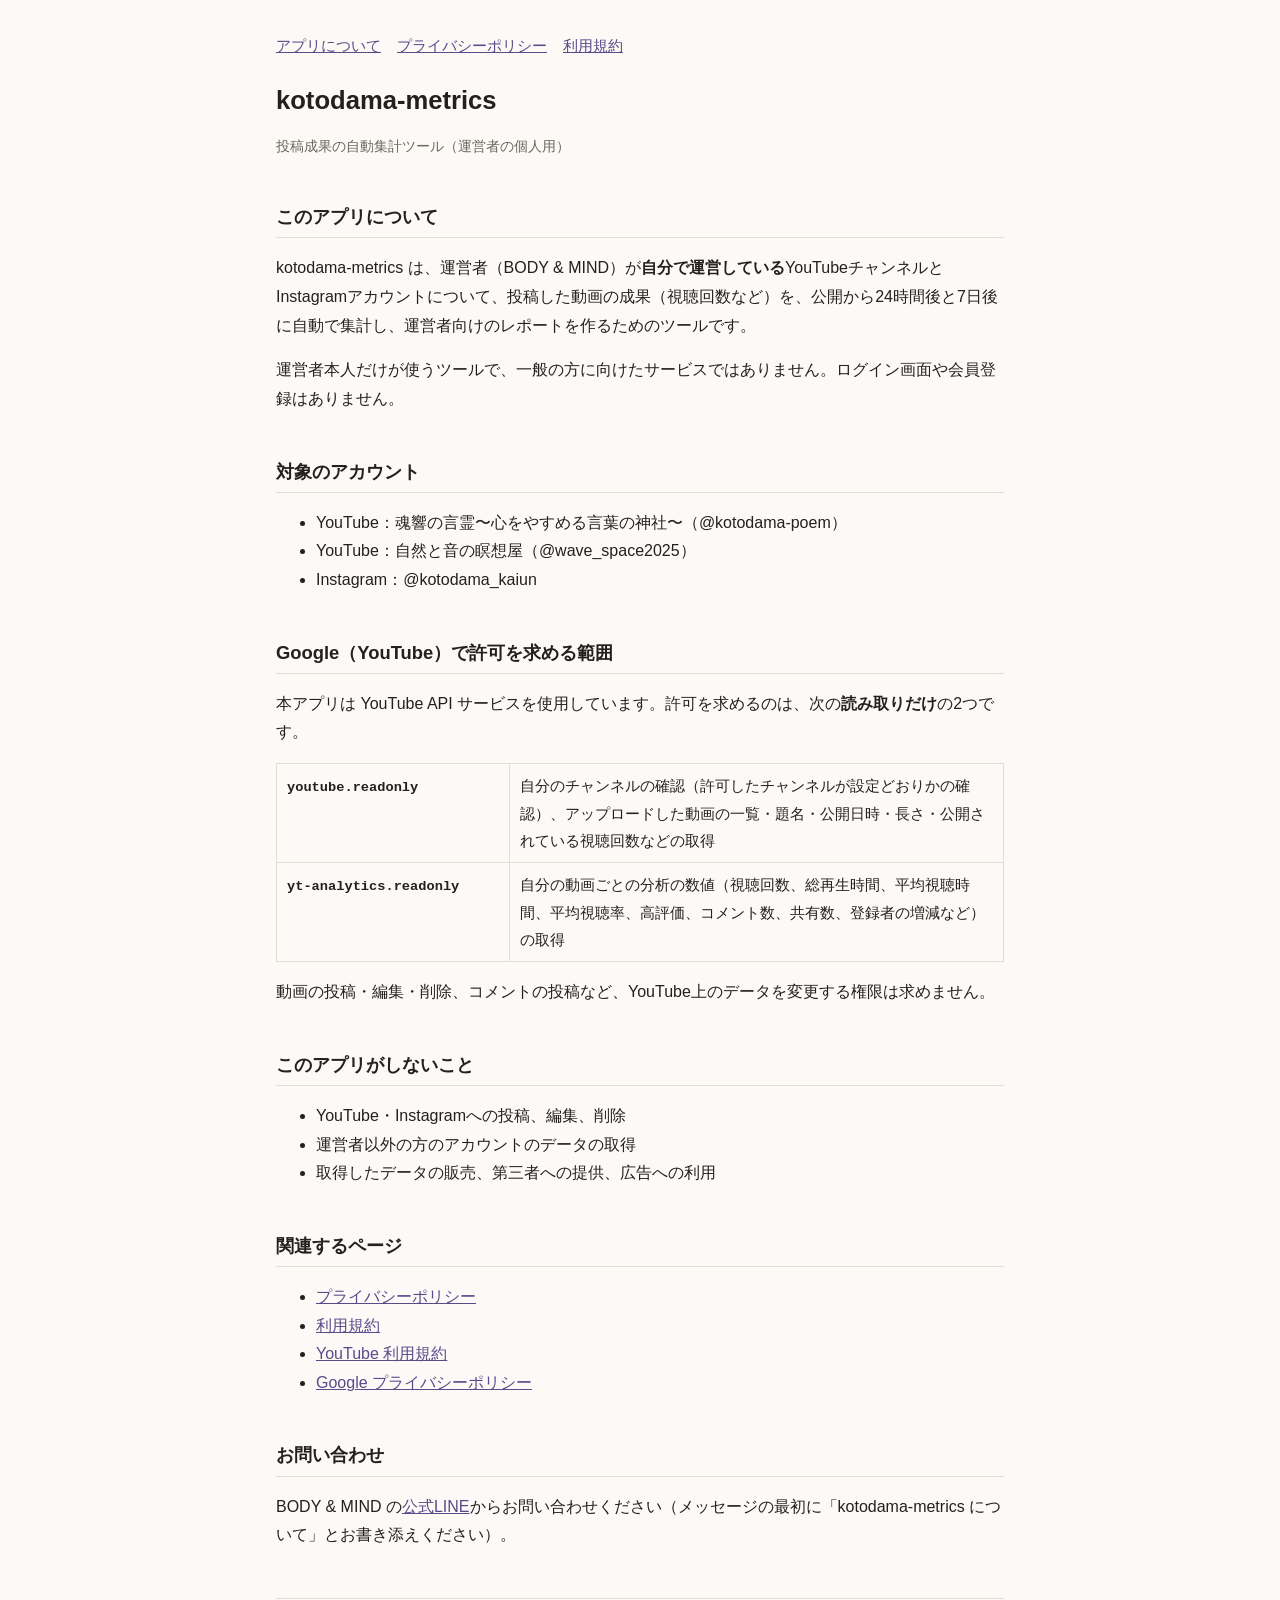
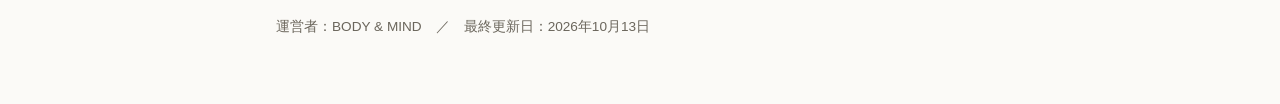
<file: index.html>
<!doctype html>
<html lang="ja">
<head>
<meta charset="utf-8">
<meta name="viewport" content="width=device-width, initial-scale=1">
<title>kotodama-metrics｜投稿成果の自動集計（個人用）</title>
<meta name="description" content="kotodama-metrics は、運営者が自分のYouTubeチャンネルとInstagramアカウントの投稿成果を自動で集計するための個人用ツールです。">
<meta name="robots" content="noindex">
<link rel="stylesheet" href="style.css">
</head>
<body>
<main>
<nav><a href="index.html">アプリについて</a><a href="privacy.html">プライバシーポリシー</a><a href="terms.html">利用規約</a></nav>

<h1>kotodama-metrics</h1>
<p class="meta">投稿成果の自動集計ツール（運営者の個人用）</p>

<h2>このアプリについて</h2>
<p>kotodama-metrics は、運営者（BODY &amp; MIND）が<strong>自分で運営している</strong>YouTubeチャンネルとInstagramアカウントについて、投稿した動画の成果（視聴回数など）を、公開から24時間後と7日後に自動で集計し、運営者向けのレポートを作るためのツールです。</p>
<p>運営者本人だけが使うツールで、一般の方に向けたサービスではありません。ログイン画面や会員登録はありません。</p>

<h2>対象のアカウント</h2>
<ul>
<li>YouTube：魂響の言霊〜心をやすめる言葉の神社〜（@kotodama-poem）</li>
<li>YouTube：自然と音の瞑想屋（@wave_space2025）</li>
<li>Instagram：@kotodama_kaiun</li>
</ul>

<h2>Google（YouTube）で許可を求める範囲</h2>
<p>本アプリは YouTube API サービスを使用しています。許可を求めるのは、次の<strong>読み取りだけ</strong>の2つです。</p>
<table>
<tr><th><code>youtube.readonly</code></th><td>自分のチャンネルの確認（許可したチャンネルが設定どおりかの確認）、アップロードした動画の一覧・題名・公開日時・長さ・公開されている視聴回数などの取得</td></tr>
<tr><th><code>yt-analytics.readonly</code></th><td>自分の動画ごとの分析の数値（視聴回数、総再生時間、平均視聴時間、平均視聴率、高評価、コメント数、共有数、登録者の増減など）の取得</td></tr>
</table>
<p>動画の投稿・編集・削除、コメントの投稿など、YouTube上のデータを変更する権限は求めません。</p>

<h2>このアプリがしないこと</h2>
<ul>
<li>YouTube・Instagramへの投稿、編集、削除</li>
<li>運営者以外の方のアカウントのデータの取得</li>
<li>取得したデータの販売、第三者への提供、広告への利用</li>
</ul>

<h2>関連するページ</h2>
<ul>
<li><a href="privacy.html">プライバシーポリシー</a></li>
<li><a href="terms.html">利用規約</a></li>
<li><a href="https://www.youtube.com/t/terms" rel="noopener">YouTube 利用規約</a></li>
<li><a href="https://policies.google.com/privacy" rel="noopener">Google プライバシーポリシー</a></li>
</ul>

<h2>お問い合わせ</h2>
<p>BODY &amp; MIND の<a href="https://lin.ee/cCSGlKl" rel="noopener">公式LINE</a>からお問い合わせください（メッセージの最初に「kotodama-metrics について」とお書き添えください）。</p>

<footer>運営者：BODY &amp; MIND　／　最終更新日：2026年10月13日</footer>
</main>
</body>
</html>
</file>
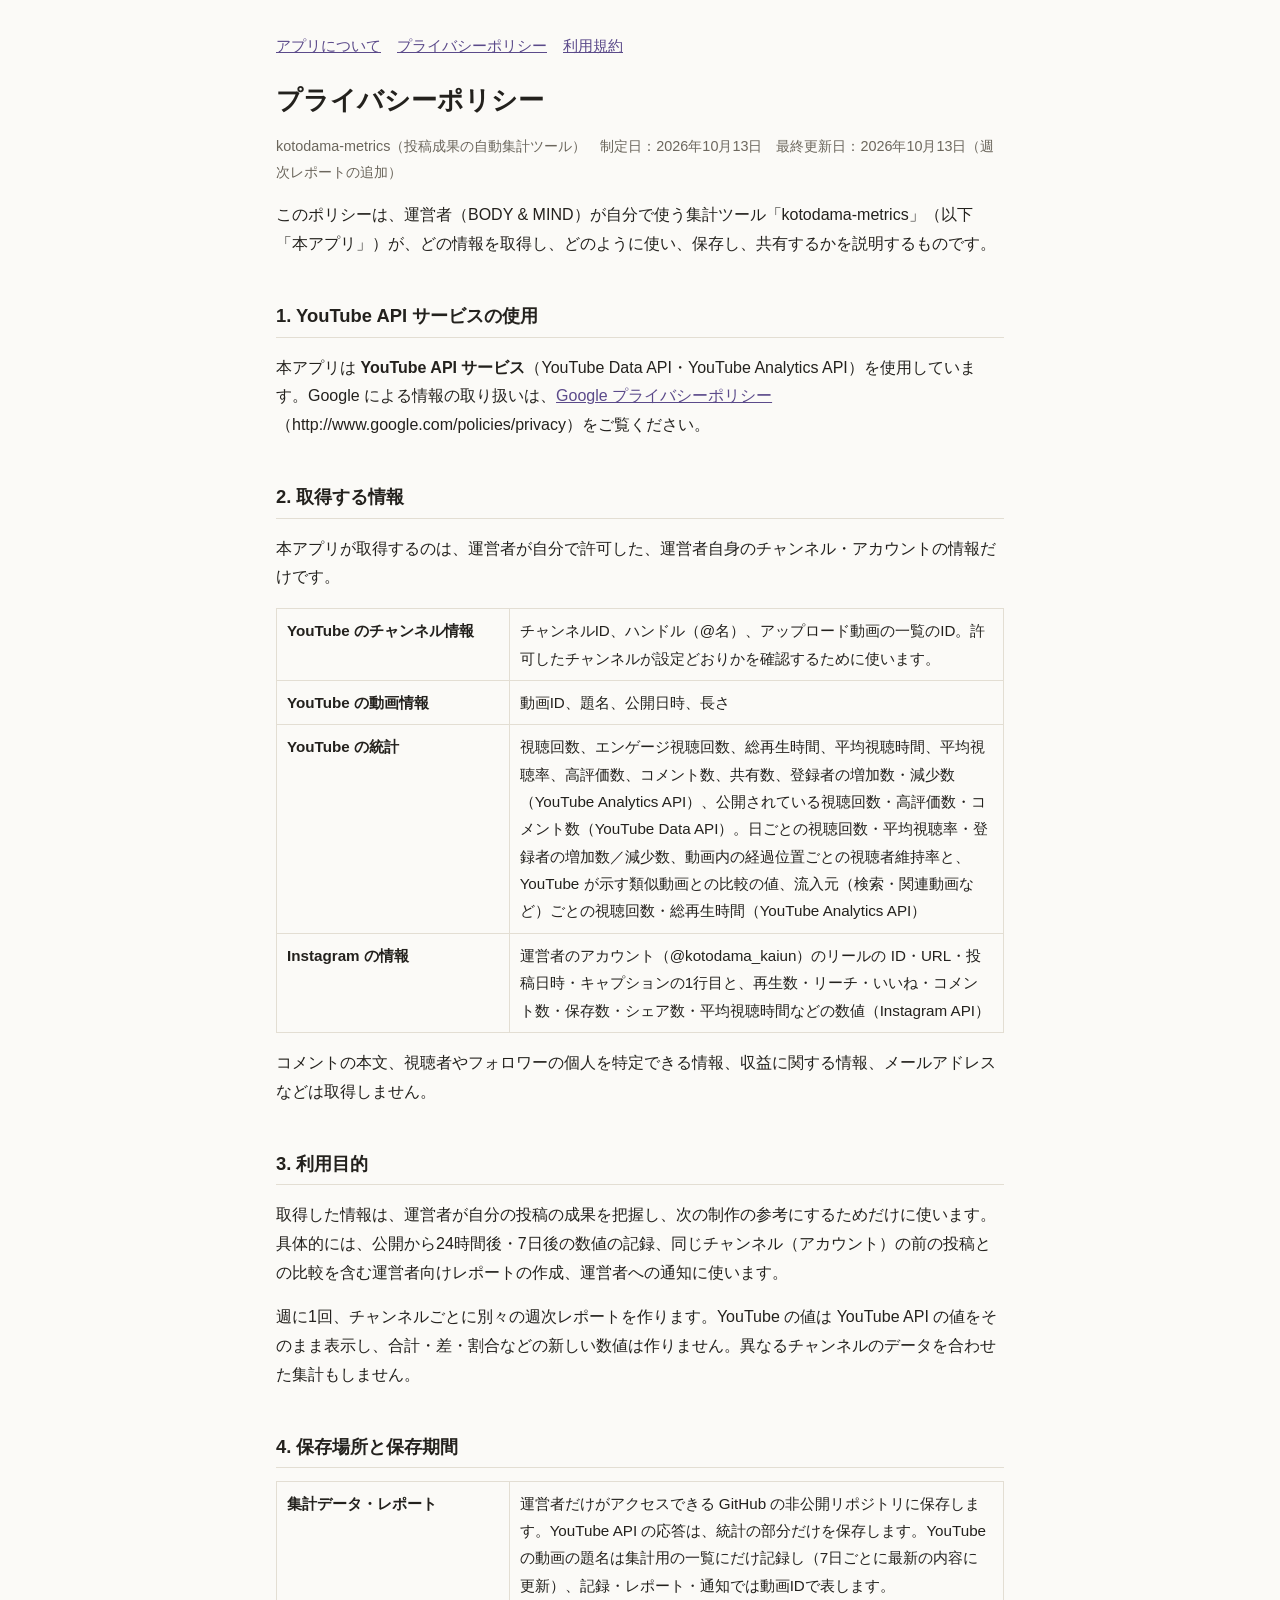
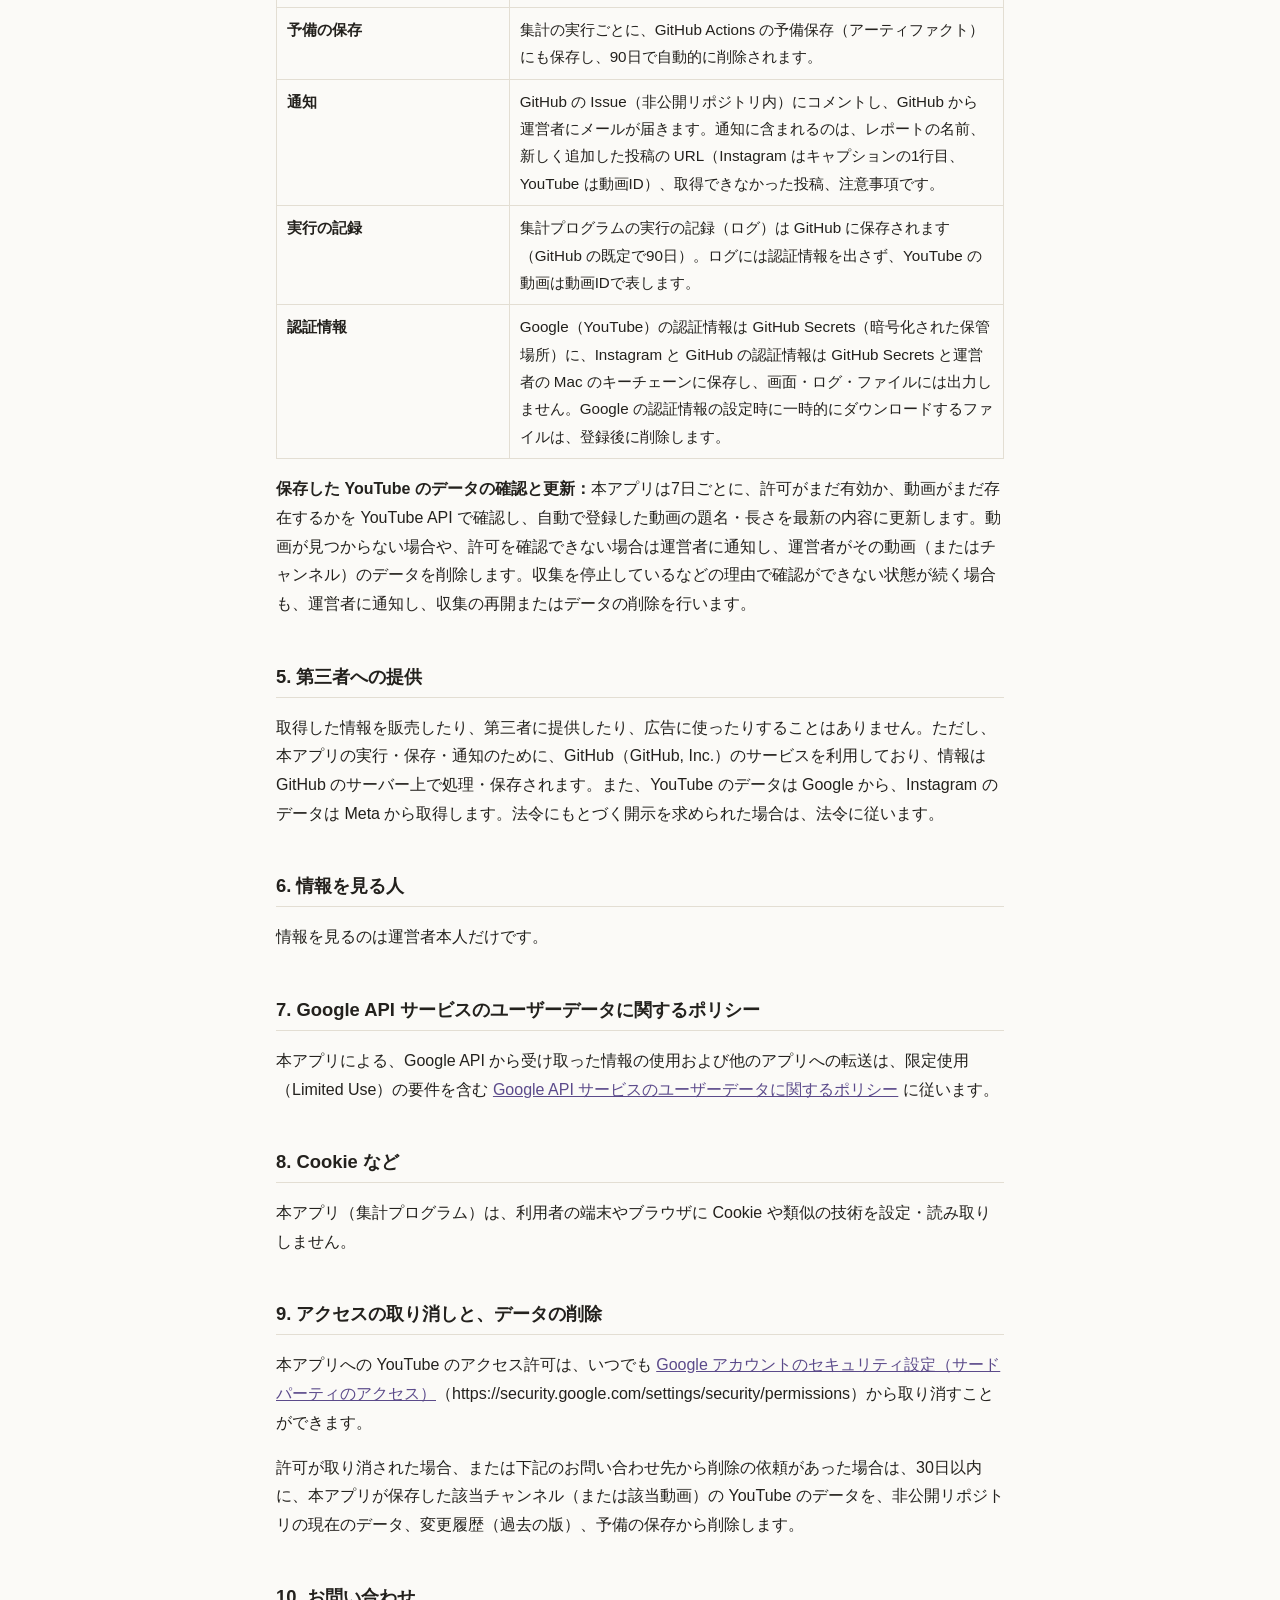
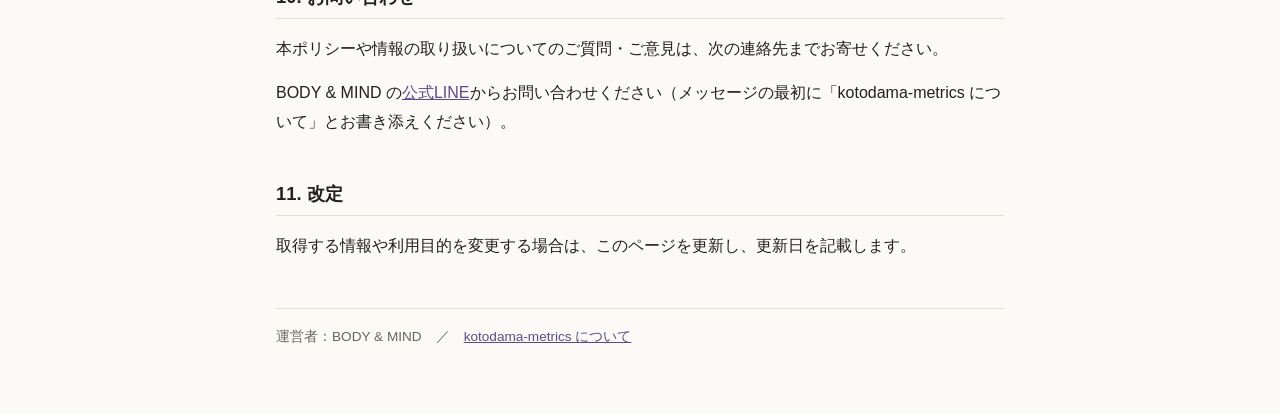
<file: privacy.html>
<!doctype html>
<html lang="ja">
<head>
<meta charset="utf-8">
<meta name="viewport" content="width=device-width, initial-scale=1">
<title>プライバシーポリシー｜kotodama-metrics</title>
<meta name="robots" content="noindex">
<link rel="stylesheet" href="style.css">
</head>
<body>
<main>
<nav><a href="index.html">アプリについて</a><a href="privacy.html">プライバシーポリシー</a><a href="terms.html">利用規約</a></nav>

<h1>プライバシーポリシー</h1>
<p class="meta">kotodama-metrics（投稿成果の自動集計ツール）　制定日：2026年10月13日　最終更新日：2026年10月13日（週次レポートの追加）</p>

<p>このポリシーは、運営者（BODY &amp; MIND）が自分で使う集計ツール「kotodama-metrics」（以下「本アプリ」）が、どの情報を取得し、どのように使い、保存し、共有するかを説明するものです。</p>

<h2>1. YouTube API サービスの使用</h2>
<p>本アプリは <strong>YouTube API サービス</strong>（YouTube Data API・YouTube Analytics API）を使用しています。Google による情報の取り扱いは、<a href="https://policies.google.com/privacy" rel="noopener">Google プライバシーポリシー</a>（http://www.google.com/policies/privacy）をご覧ください。</p>

<h2>2. 取得する情報</h2>
<p>本アプリが取得するのは、運営者が自分で許可した、運営者自身のチャンネル・アカウントの情報だけです。</p>
<table>
<tr><th>YouTube のチャンネル情報</th><td>チャンネルID、ハンドル（@名）、アップロード動画の一覧のID。許可したチャンネルが設定どおりかを確認するために使います。</td></tr>
<tr><th>YouTube の動画情報</th><td>動画ID、題名、公開日時、長さ</td></tr>
<tr><th>YouTube の統計</th><td>視聴回数、エンゲージ視聴回数、総再生時間、平均視聴時間、平均視聴率、高評価数、コメント数、共有数、登録者の増加数・減少数（YouTube Analytics API）、公開されている視聴回数・高評価数・コメント数（YouTube Data API）。日ごとの視聴回数・平均視聴率・登録者の増加数／減少数、動画内の経過位置ごとの視聴者維持率と、YouTube が示す類似動画との比較の値、流入元（検索・関連動画など）ごとの視聴回数・総再生時間（YouTube Analytics API）</td></tr>
<tr><th>Instagram の情報</th><td>運営者のアカウント（@kotodama_kaiun）のリールの ID・URL・投稿日時・キャプションの1行目と、再生数・リーチ・いいね・コメント数・保存数・シェア数・平均視聴時間などの数値（Instagram API）</td></tr>
</table>
<p>コメントの本文、視聴者やフォロワーの個人を特定できる情報、収益に関する情報、メールアドレスなどは取得しません。</p>

<h2>3. 利用目的</h2>
<p>取得した情報は、運営者が自分の投稿の成果を把握し、次の制作の参考にするためだけに使います。具体的には、公開から24時間後・7日後の数値の記録、同じチャンネル（アカウント）の前の投稿との比較を含む運営者向けレポートの作成、運営者への通知に使います。</p>
<p>週に1回、チャンネルごとに別々の週次レポートを作ります。YouTube の値は YouTube API の値をそのまま表示し、合計・差・割合などの新しい数値は作りません。異なるチャンネルのデータを合わせた集計もしません。</p>

<h2>4. 保存場所と保存期間</h2>
<table>
<tr><th>集計データ・レポート</th><td>運営者だけがアクセスできる GitHub の非公開リポジトリに保存します。YouTube API の応答は、統計の部分だけを保存します。YouTube の動画の題名は集計用の一覧にだけ記録し（7日ごとに最新の内容に更新）、記録・レポート・通知では動画IDで表します。</td></tr>
<tr><th>予備の保存</th><td>集計の実行ごとに、GitHub Actions の予備保存（アーティファクト）にも保存し、90日で自動的に削除されます。</td></tr>
<tr><th>通知</th><td>GitHub の Issue（非公開リポジトリ内）にコメントし、GitHub から運営者にメールが届きます。通知に含まれるのは、レポートの名前、新しく追加した投稿の URL（Instagram はキャプションの1行目、YouTube は動画ID）、取得できなかった投稿、注意事項です。</td></tr>
<tr><th>実行の記録</th><td>集計プログラムの実行の記録（ログ）は GitHub に保存されます（GitHub の既定で90日）。ログには認証情報を出さず、YouTube の動画は動画IDで表します。</td></tr>
<tr><th>認証情報</th><td>Google（YouTube）の認証情報は GitHub Secrets（暗号化された保管場所）に、Instagram と GitHub の認証情報は GitHub Secrets と運営者の Mac のキーチェーンに保存し、画面・ログ・ファイルには出力しません。Google の認証情報の設定時に一時的にダウンロードするファイルは、登録後に削除します。</td></tr>
</table>
<p><strong>保存した YouTube のデータの確認と更新：</strong>本アプリは7日ごとに、許可がまだ有効か、動画がまだ存在するかを YouTube API で確認し、自動で登録した動画の題名・長さを最新の内容に更新します。動画が見つからない場合や、許可を確認できない場合は運営者に通知し、運営者がその動画（またはチャンネル）のデータを削除します。収集を停止しているなどの理由で確認ができない状態が続く場合も、運営者に通知し、収集の再開またはデータの削除を行います。</p>

<h2>5. 第三者への提供</h2>
<p>取得した情報を販売したり、第三者に提供したり、広告に使ったりすることはありません。ただし、本アプリの実行・保存・通知のために、GitHub（GitHub, Inc.）のサービスを利用しており、情報は GitHub のサーバー上で処理・保存されます。また、YouTube のデータは Google から、Instagram のデータは Meta から取得します。法令にもとづく開示を求められた場合は、法令に従います。</p>

<h2>6. 情報を見る人</h2>
<p>情報を見るのは運営者本人だけです。</p>

<h2>7. Google API サービスのユーザーデータに関するポリシー</h2>
<p>本アプリによる、Google API から受け取った情報の使用および他のアプリへの転送は、限定使用（Limited Use）の要件を含む <a href="https://developers.google.com/terms/api-services-user-data-policy" rel="noopener">Google API サービスのユーザーデータに関するポリシー</a> に従います。</p>

<h2>8. Cookie など</h2>
<p>本アプリ（集計プログラム）は、利用者の端末やブラウザに Cookie や類似の技術を設定・読み取りしません。</p>

<h2>9. アクセスの取り消しと、データの削除</h2>
<p>本アプリへの YouTube のアクセス許可は、いつでも <a href="https://myaccount.google.com/connections" rel="noopener">Google アカウントのセキュリティ設定（サードパーティのアクセス）</a>（https://security.google.com/settings/security/permissions）から取り消すことができます。</p>
<p>許可が取り消された場合、または下記のお問い合わせ先から削除の依頼があった場合は、30日以内に、本アプリが保存した該当チャンネル（または該当動画）の YouTube のデータを、非公開リポジトリの現在のデータ、変更履歴（過去の版）、予備の保存から削除します。</p>

<h2>10. お問い合わせ</h2>
<p>本ポリシーや情報の取り扱いについてのご質問・ご意見は、次の連絡先までお寄せください。</p>
<p>BODY &amp; MIND の<a href="https://lin.ee/cCSGlKl" rel="noopener">公式LINE</a>からお問い合わせください（メッセージの最初に「kotodama-metrics について」とお書き添えください）。</p>

<h2>11. 改定</h2>
<p>取得する情報や利用目的を変更する場合は、このページを更新し、更新日を記載します。</p>

<footer>運営者：BODY &amp; MIND　／　<a href="index.html">kotodama-metrics について</a></footer>
</main>
</body>
</html>
</file>
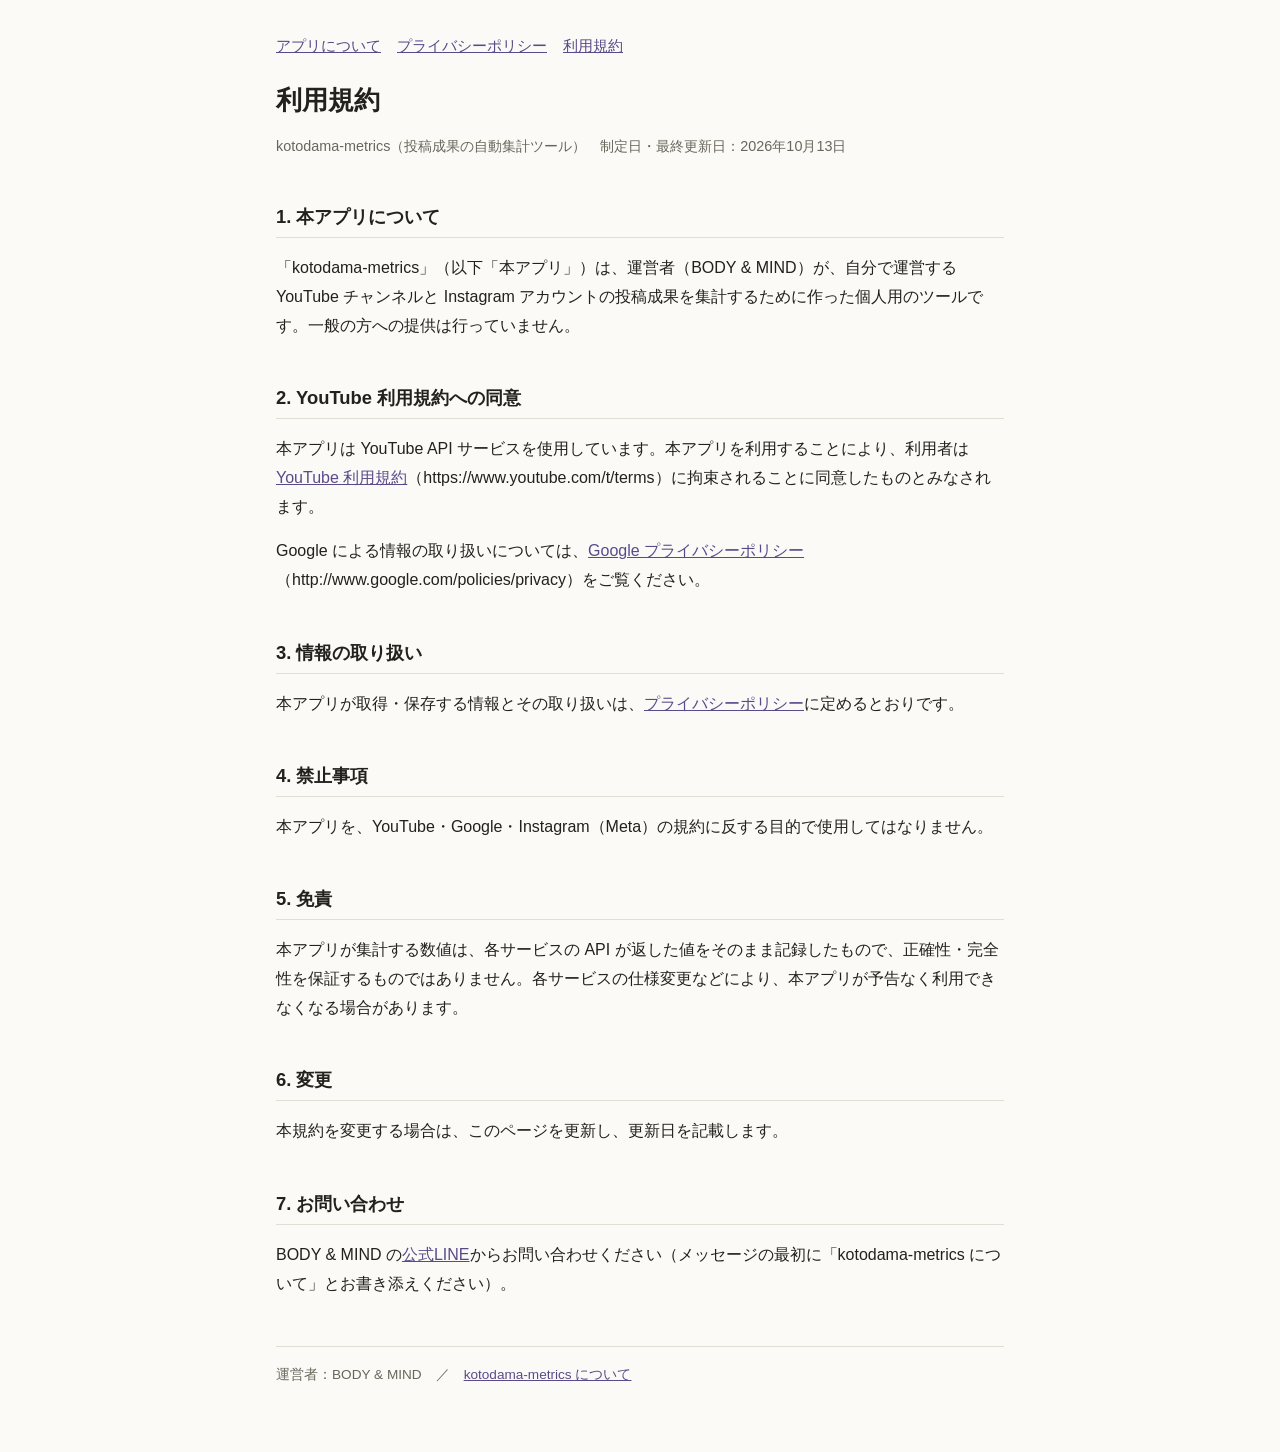
<file: terms.html>
<!doctype html>
<html lang="ja">
<head>
<meta charset="utf-8">
<meta name="viewport" content="width=device-width, initial-scale=1">
<title>利用規約｜kotodama-metrics</title>
<meta name="robots" content="noindex">
<link rel="stylesheet" href="style.css">
</head>
<body>
<main>
<nav><a href="index.html">アプリについて</a><a href="privacy.html">プライバシーポリシー</a><a href="terms.html">利用規約</a></nav>

<h1>利用規約</h1>
<p class="meta">kotodama-metrics（投稿成果の自動集計ツール）　制定日・最終更新日：2026年10月13日</p>

<h2>1. 本アプリについて</h2>
<p>「kotodama-metrics」（以下「本アプリ」）は、運営者（BODY &amp; MIND）が、自分で運営する YouTube チャンネルと Instagram アカウントの投稿成果を集計するために作った個人用のツールです。一般の方への提供は行っていません。</p>

<h2>2. YouTube 利用規約への同意</h2>
<p>本アプリは YouTube API サービスを使用しています。本アプリを利用することにより、利用者は <a href="https://www.youtube.com/t/terms" rel="noopener">YouTube 利用規約</a>（https://www.youtube.com/t/terms）に拘束されることに同意したものとみなされます。</p>
<p>Google による情報の取り扱いについては、<a href="https://policies.google.com/privacy" rel="noopener">Google プライバシーポリシー</a>（http://www.google.com/policies/privacy）をご覧ください。</p>

<h2>3. 情報の取り扱い</h2>
<p>本アプリが取得・保存する情報とその取り扱いは、<a href="privacy.html">プライバシーポリシー</a>に定めるとおりです。</p>

<h2>4. 禁止事項</h2>
<p>本アプリを、YouTube・Google・Instagram（Meta）の規約に反する目的で使用してはなりません。</p>

<h2>5. 免責</h2>
<p>本アプリが集計する数値は、各サービスの API が返した値をそのまま記録したもので、正確性・完全性を保証するものではありません。各サービスの仕様変更などにより、本アプリが予告なく利用できなくなる場合があります。</p>

<h2>6. 変更</h2>
<p>本規約を変更する場合は、このページを更新し、更新日を記載します。</p>

<h2>7. お問い合わせ</h2>
<p>BODY &amp; MIND の<a href="https://lin.ee/cCSGlKl" rel="noopener">公式LINE</a>からお問い合わせください（メッセージの最初に「kotodama-metrics について」とお書き添えください）。</p>

<footer>運営者：BODY &amp; MIND　／　<a href="index.html">kotodama-metrics について</a></footer>
</main>
</body>
</html>
</file>
<file: style.css>
:root { --bg: #fbfaf7; --text: #23211d; --muted: #6b665c; --line: #e3ded3; --accent: #5b4a8a; }
@media (prefers-color-scheme: dark) { :root { --bg: #1b1a18; --text: #ece8df; --muted: #a8a294; --line: #3a3732; --accent: #b6a6e6; } }
* { box-sizing: border-box; }
body { margin: 0; background: var(--bg); color: var(--text); font-family: "Hiragino Sans", "Yu Gothic", "Noto Sans JP", sans-serif; line-height: 1.8; }
main { max-width: 760px; margin: 0 auto; padding: 32px 16px 64px; }
h1 { font-size: 1.6rem; line-height: 1.4; margin: 0 0 8px; }
h2 { font-size: 1.15rem; margin: 2.2em 0 .6em; padding-bottom: 4px; border-bottom: 1px solid var(--line); }
p, li { font-size: 1rem; }
.meta { color: var(--muted); font-size: .9rem; }
table { width: 100%; border-collapse: collapse; margin: .8em 0; font-size: .95rem; }
th, td { border: 1px solid var(--line); padding: 8px 10px; text-align: left; vertical-align: top; }
th { width: 32%; font-weight: 600; }
a { color: var(--accent); }
nav { margin: 0 0 24px; font-size: .95rem; }
nav a { margin-right: 16px; }
code { font-size: .9em; word-break: break-all; }
footer { margin-top: 48px; color: var(--muted); font-size: .85rem; border-top: 1px solid var(--line); padding-top: 16px; }
@media (max-width: 520px) { th, td { display: block; width: 100%; } th { border-bottom: none; } }
</file>
